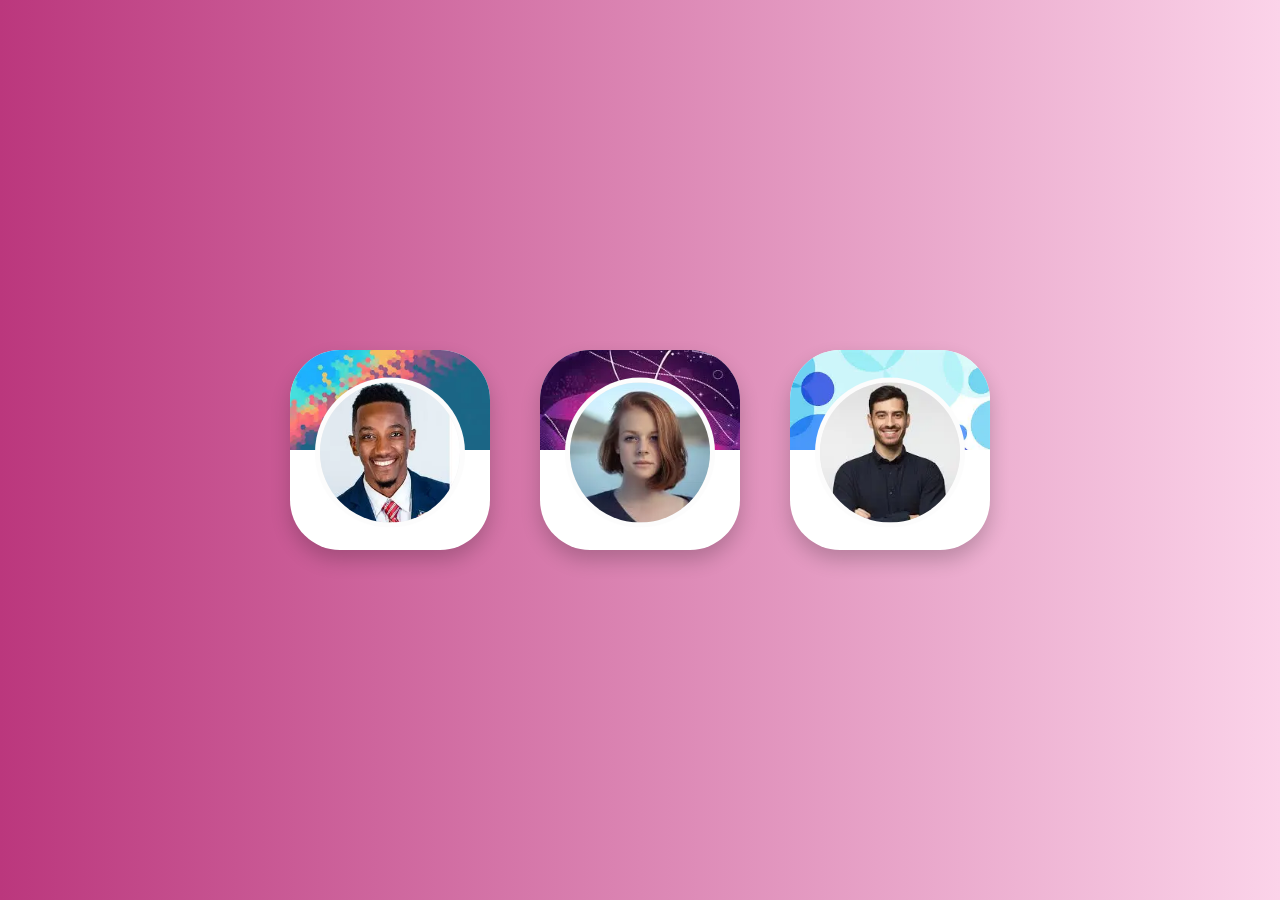
<file: opdracht1/index.html>
<!DOCTYPE html>
<html lang="en">

<head>
    <meta charset="UTF-8">
    <meta name="viewport" content="width=device-width, initial-scale=1.0">
    <link rel="stylesheet" href="css/style.css">
    <script src="js/script.js" defer></script>
    <title>Document</title>
</head>

<body>
    <article class="profile">
        <header class="profile__header">
            <figure class="known">
                <img class="known__image" src="images/person1.webp" alt="foto van een mens">
            </figure>
        </header>
        <section class="profile__body">
            <p class="profile__text">
                Lorem ipsum dolor sit amet, consectetur adipiscing elit, sed do eiusmod tempor incididunt ut labore et
                dolore magna aliqua. Ut enim ad minim veniam, quis nostrud exercitation ullamco laboris nisi ut aliquip
                ex ea commodo consequat.
            </p>
        </section>
        <footer class="profile__footer">
            <button class="heart"></button>
        </footer>
    </article>
    <article class="profile">
        <header class="profile__header">
            <figure class="known">
                <img class="known__image" src="images/person2.webp" alt="foto van een mens">
            </figure>
        </header>
        <section class="profile__body">
            <p class="profile__text">
                Lorem ipsum dolor sit amet, consectetur adipiscing elit, sed do eiusmod tempor incididunt ut labore et
                dolore magna aliqua. Ut enim ad minim veniam, quis nostrud exercitation ullamco laboris nisi ut aliquip
                ex ea commodo consequat.
            </p>
        </section>
        <footer class="profile__footer">
            <button class="heart"></button>
        </footer>
    </article>
    <article class="profile">
        <header class="profile__header">
            <figure class="known">
                <img class="known__image" src="images/person3.webp" alt="foto van een mens">
            </figure>
        </header>
        <section class="profile__body">
            <p class="profile__text">
                Lorem ipsum dolor sit amet, consectetur adipiscing elit, sed do eiusmod tempor incididunt ut labore et
                dolore magna aliqua. Ut enim ad minim veniam, quis nostrud exercitation ullamco laboris nisi ut aliquip
                ex ea commodo consequat.
            </p>
        </section>
        <footer class="profile__footer">
            <button class="heart"></button>
        </footer>
    </article>
</body>

</html>
</file>
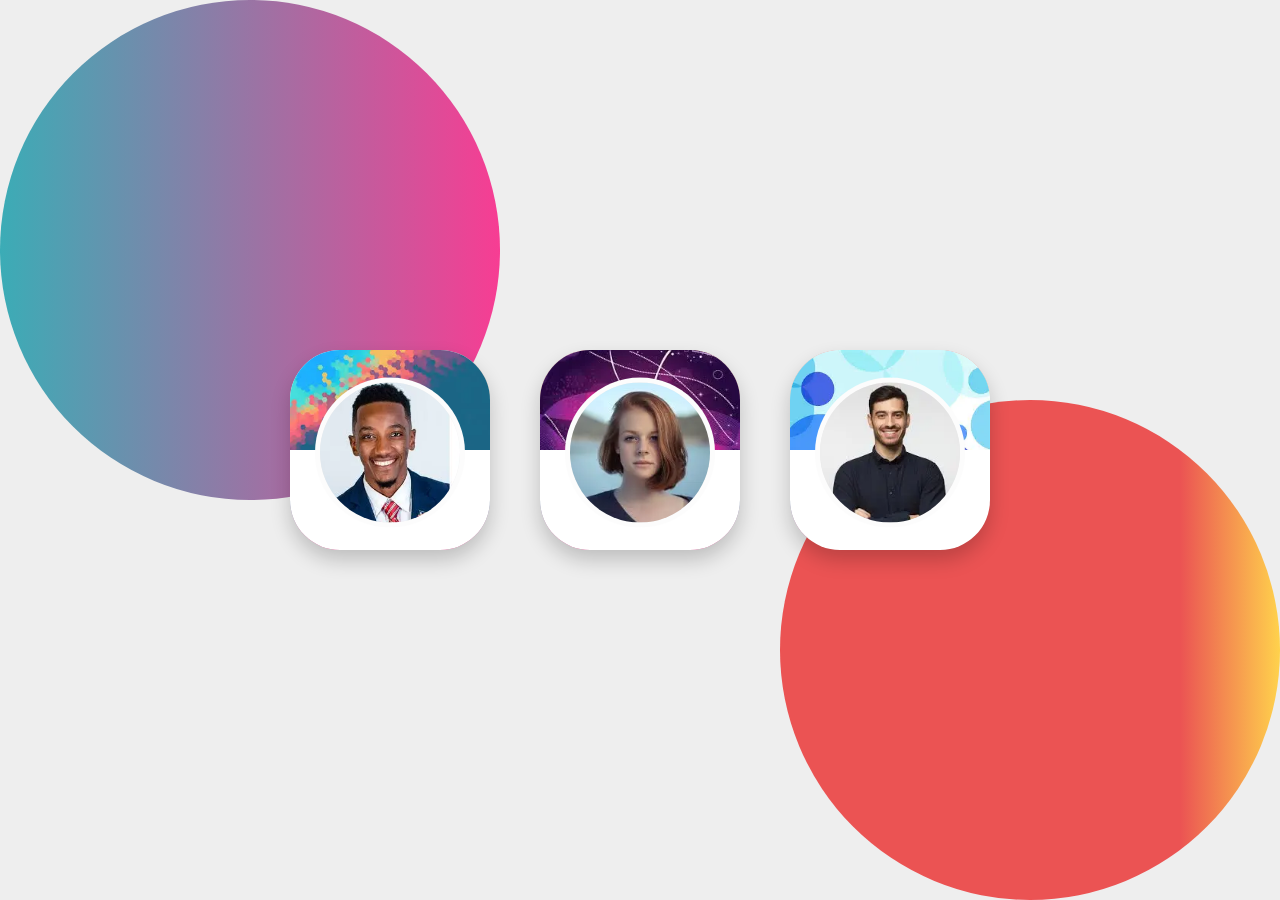
<file: opdracht3/index.html>
<!DOCTYPE html>
<html lang="en">

<head>
    <meta charset="UTF-8">
    <meta name="viewport" content="width=device-width, initial-scale=1.0">
    <link rel="stylesheet" href="css/style.css">
    <script src="js/script.js" defer></script>
    <title>opdracht 3</title>
</head>

<body>
    <figure class="circle circle--first"></figure>
    <figure class="circle circle--second"></figure>
    <article class="profile">
        <header class="profile__header">
            <figure class="known">
                <img class="known__image" src="images/person1.webp" alt="foto van een mens">
            </figure>
        </header>
        <section class="profile__body">
            <p class="profile__text">
                Lorem ipsum dolor sit amet, consectetur adipiscing elit, sed do eiusmod tempor incididunt ut labore et
                dolore magna aliqua. Ut enim ad minim veniam, quis nostrud exercitation ullamco laboris nisi ut aliquip
                ex ea commodo consequat.
            </p>
        </section>
        <footer class="profile__footer">
            <button class="heart"></button>
        </footer>
    </article>
    <article class="profile">
        <header class="profile__header">
            <figure class="known">
                <img class="known__image" src="images/person2.webp" alt="foto van een mens">
            </figure>
        </header>
        <section class="profile__body">
            <p class="profile__text">
                Lorem ipsum dolor sit amet, consectetur adipiscing elit, sed do eiusmod tempor incididunt ut labore et
                dolore magna aliqua. Ut enim ad minim veniam, quis nostrud exercitation ullamco laboris nisi ut aliquip
                ex ea commodo consequat.
            </p>
        </section>
        <footer class="profile__footer">
            <button class="heart"></button>
        </footer>
    </article>
    <article class="profile">
        <header class="profile__header">
            <figure class="known">
                <img class="known__image" src="images/person3.webp" alt="foto van een mens">
            </figure>
        </header>
        <section class="profile__body">
            <p class="profile__text">
                Lorem ipsum dolor sit amet, consectetur adipiscing elit, sed do eiusmod tempor incididunt ut labore et
                dolore magna aliqua. Ut enim ad minim veniam, quis nostrud exercitation ullamco laboris nisi ut aliquip
                ex ea commodo consequat.
            </p>
        </section>
        <footer class="profile__footer">
            <button class="heart"></button>
        </footer>
    </article>
</body>

</html>
</file>
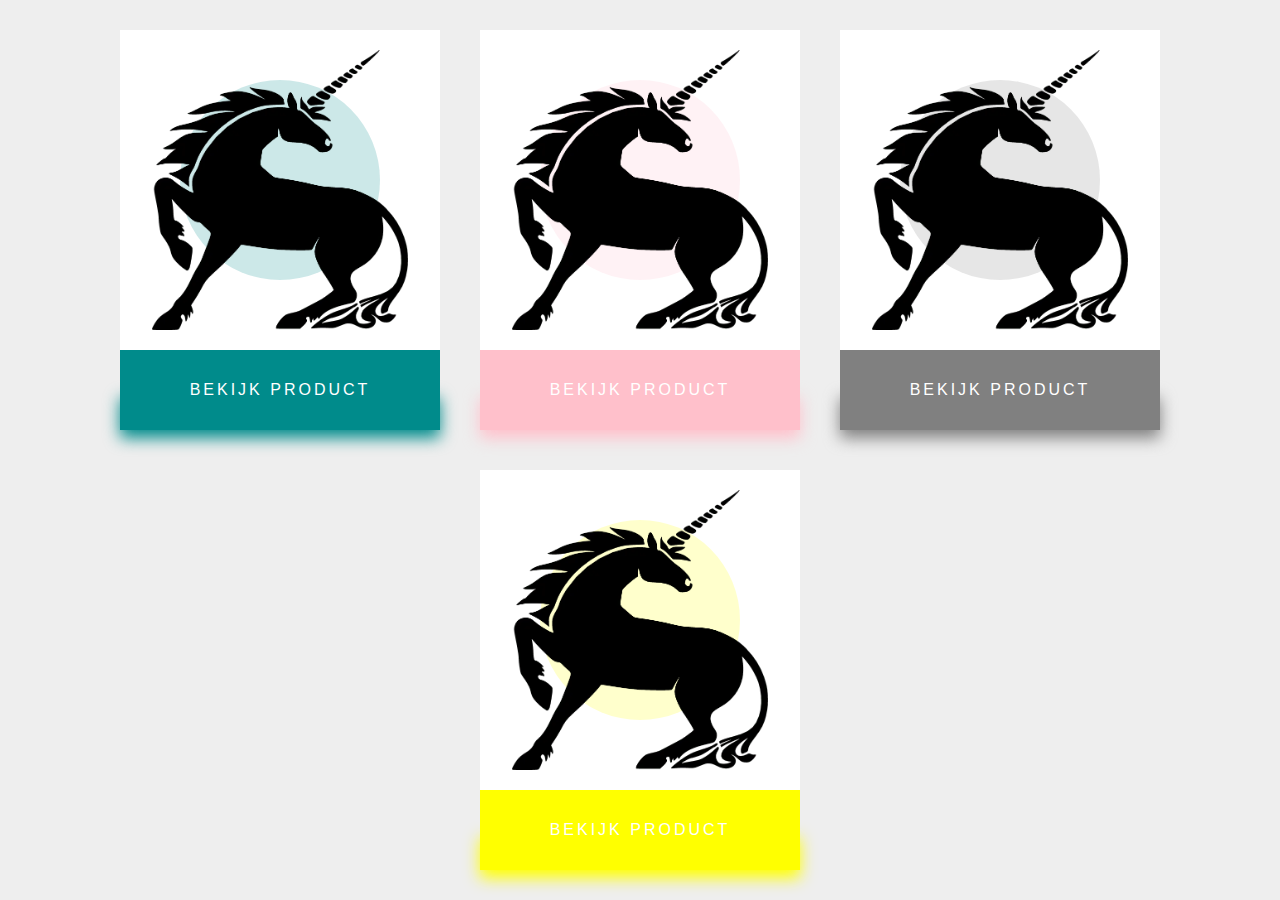
<file: opdracht5/index.html>
<!DOCTYPE html>
<html lang="nl">

<head>
    <meta charset="UTF-8">
    <meta name="viewport" content="width=device-width, initial-scale=1.0">
    <link rel="stylesheet" href="css/style.css">
    <script src="js/main.js" defer></script>
    <title>skil opdracht 5</title>
</head>

<body>
    <article id="js--firstModal" class="modal">
        <figure class="modal__figure">
            <img src="images/pngfind.com-unicornio-png-272353.webp" alt="paard" class="modal__image">
        </figure>
        <section class="modal__section">
            <h2 class="modal__heading">filler image</h2>
            <p class="modal__text">
                Lorem ipsum dolor sit amet, consectetur adipiscing elit, sed do eiusmod tempor incididunt ut labore et dolore magna aliqua. 
                Feugiat in ante metus dictum at tempor commodo ullamcorper. Felis donec et odio pellentesque diam volutpat commodo sed. 
                Ac ut consequat semper viverra nam libero justo. Non arcu risus quis varius quam quisque id diam vel. 
                Sapien nec sagittis aliquam malesuada bibendum arcu vitae elementum. Duis convallis convallis tellus id interdum. 
                Sem nulla pharetra diam sit amet nisl. Eget nunc scelerisque viverra mauris in aliquam sem fringilla ut. 
                Gravida arcu ac tortor dignissim convallis aenean et tortor at. Rhoncus mattis rhoncus urna neque viverra justo nec ultrices dui. 
                Nec ullamcorper sit amet risus nullam eget felis eget nunc. At lectus urna duis convallis convallis tellus id interdum. 
                Velit sed ullamcorper morbi tincidunt ornare massa eget egestas. Tempus egestas sed sed risus pretium.
            </p>
            <p class="modal__text">
                Arcu felis bibendum ut tristique et. Enim diam vulputate ut pharetra sit amet. Orci ac auctor augue mauris augue neque gravida in. 
                In fermentum et sollicitudin ac. A diam maecenas sed enim. Vel facilisis volutpat est velit egestas dui id. Massa placerat duis ultricies lacus sed turpis. 
                Auctor eu augue ut lectus arcu bibendum at. Lacus laoreet non curabitur gravida arcu ac tortor dignissim. 
                Aliquet lectus proin nibh nisl condimentum id venenatis a condimentum. Id interdum velit laoreet id donec ultrices tincidunt arcu. 
                Arcu bibendum at varius vel pharetra vel turpis nunc eget. Vitae auctor eu augue ut lectus arcu bibendum at. U
                t venenatis tellus in metus vulputate eu scelerisque felis imperdiet. Sem fringilla ut morbi tincidunt.
            </p>
            <p class="modal__text">
                Sed vulputate odio ut enim blandit volutpat maecenas volutpat. 
                Et pharetra pharetra massa massa ultricies mi quis hendrerit dolor. Dui sapien eget mi proin sed libero. 
                Pellentesque elit eget gravida cum. Aliquam purus sit amet luctus. Ligula ullamcorper malesuada proin libero nunc consequat interdum. 
                Vestibulum morbi blandit cursus risus at ultrices mi. Venenatis cras sed felis eget velit aliquet. Sit amet est placerat in egestas. 
                Donec massa sapien faucibus et molestie ac feugiat. Venenatis urna cursus eget nunc scelerisque viverra. 
                Pretium aenean pharetra magna ac placerat vestibulum lectus. Tempus quam pellentesque nec nam aliquam sem.
            </p>
            <a href="index.html" class="modal__link">terug naar producten</a>
        </section>
        <button id="js--firstClose" class="modal__button">X</button>
    </article>
    <article id="js--first" class="product product__color--first">
        <figure class="product__figure product__figure--first">
            <img src="images/pngfind.com-unicornio-png-272353.webp" alt="filler image" class="product__image">
        </figure>
        <section class="product__section product__section--first">
            <button class="product__button">
                bekijk product
        </button>
    </section>
    </article>
    <article class="product product__color--second">
        <figure class="product__figure product__figure--second">
            <img src="images/pngfind.com-unicornio-png-272353.webp" alt="filler image" class="product__image">
        </figure>
        <section class="product__section product__section--second">
            <button class="product__button">
                bekijk product
            </button>
        </section>
    </article>
    <article class="product product__color--third">
        <figure class="product__figure product__figure--third">
            <img src="images/pngfind.com-unicornio-png-272353.webp" alt="filler image" class="product__image">
        </figure>
        <section class="product__section product__section--third">
            <button class="product__button">
                bekijk product
            </button>
        </section>
    </article>
    <article class="product product__color--fourth">
        <figure class="product__figure product__figure--fourth">
            <img src="images/pngfind.com-unicornio-png-272353.webp" alt="filler image" class="product__image">
        </figure>
        <section class="product__section product__section--fourth">
            <button class="product__button">
                bekijk product
            </button>
        </section>
    </article>
</body>

</html>
</file>
<file: opdracht1/css/style.css>
*,*::after,::before {
    margin: 0;
    padding: 0;
    box-sizing: border-box;
}

:root {

}

html {
    font-size: 62.5%;
}

body{
    display: flex;
    justify-content: center;
    align-items: center;
    height: 100vh;
    font-size: 2rem;
    font-family: sans-serif;
    background: #FBD3E9;  /* fallback for old browsers */
    background: -webkit-linear-gradient(to right, #BB377D, #FBD3E9);  /* Chrome 10-25, Safari 5.1-6 */
    background: linear-gradient(to right, #BB377D, #FBD3E9); /* W3C, IE 10+/ Edge, Firefox 16+, Chrome 26+, Opera 12+, Safari 7+ */
    gap: 5rem;
    flex-wrap: wrap;
    padding: 1rem;
}

.profile{
    width: 20rem;
    height: 20rem;
    border-radius: 5rem;
    background: white;
    box-shadow: 0 1rem 2rem 0 rgba(0, 0, 0, 0.2);
    animation-duration: 2s;
    animation-fill-mode: forwards;
    animation-timing-function: cubic-bezier(0.175, 0.885, 0.32, 1.275);

    &:hover{
        cursor: pointer;
    }
}

.profile__header{
    height: 10rem;
    width: 100%;
    border-radius: 5rem 5rem 0 0;
    position: relative;
}

.profile:nth-of-type(1) .profile__header{
    background: url("../images/background1.webp");
    background-size: 100% 100%;
    background-size: cover;
}

.profile:nth-of-type(2) .profile__header{
    background: url("../images/background2.webp");
    background-size: 100% 100%;
    background-size: cover;
}

.profile:nth-of-type(3) .profile__header{
    background: url("../images/background3.webp");
    background-size: 100% 100%;
    background-size: cover;
}

.unknown, .known{
    height: 15rem;
    width: 15rem;
    background: #eee;
    position: absolute;
    top: 50%;
    left: 50%;
    transform: translate(-50%, -15%);
    border-radius: 50%;
    overflow: hidden;
    border: 0.5rem solid rgba(255, 255, 255, 0.8);
}

.unknown__face{
    width: 40%;
    height: 40%;
    border-radius: 50%;
    background: white;
    position: absolute;
    top: 50%;
    left: 50%;
    transform: translate(-50%, -50%);
}

.unknown__body{
    width: 80%;
    height: 80%;
    border-radius: 50%;
    background: white;
    position: absolute;
    top: 75%;
    left: 50%;
    transform: translateX(-50%);
}

.known__image{
    width: 100%;
    height: 100%;
    object-fit: cover;
}

.profile__body{
    height: 25rem;
    display: flex;
    align-items: center;
    padding: 2rem;
}

.profile__text{
    margin-top: 1rem;
    font-size: 80%;
    opacity: 0;
    animation-duration: 1s;
    animation-fill-mode: forwards;
    animation-delay: 2s;
}

.profile__footer{
    height: 5rem;
    border-radius: 0 0 5rem 5rem;
    display: flex;
    justify-content: center;
    align-items: center;
}

.heart{
    width: 2.2rem;
    height: 2.2rem;
    background: red;
    border: none;
    position: relative;
    transform: rotate(45deg);
    opacity: 0;
    animation-duration: 1s;
    animation-fill-mode: forwards;
    animation-delay: 2s;

    &:hover{
        cursor: pointer;
    }

    &::before, &::after{
        content: "";
        width: 100%;
        height: 100%;
        background: red;
        position: absolute;
        top: 0;
        left: 0;
        border-radius: 50%;
    }

    &::before{
        transform: translateX(-50%);
        
    }

    &::after{
        transform: translateY(-50%);
    }
}

@media screen and (max-width: 50rem) {
    .profile{
        width: 40rem;
        height: 40rem;
    }

    .profile, .profile__text, .heart{
        opacity: 1;
        animation-name: "";
        animation-duration: 0;
    }
}

@keyframes expand {
    0% {
        width: 20rem;
        height: 20rem;
    }
    
    50% {
        width: 20rem;
        height: 40rem;
    }
    
    100% {
        width: 40rem;
        height: 40rem;
    }
}

@keyframes popup {
    from {
        opacity: 0;
        transform: translateY(2rem);
    }

    to {
        opacity: 1;
        transform: translateY(0);
    }
}

@keyframes popupHeart {
    from {
        opacity: 0;
        transform: translateY(2rem) rotate(45deg);
    }

    to {
        opacity: 1;
        transform: translateY(0) rotate(45deg);
    }
}
</file>
<file: opdracht3/css/style.css>
*,*::after,::before {
    margin: 0;
    padding: 0;
    box-sizing: border-box;
}

:root {

}

html {
    font-size: 62.5%;
}

body{
    display: flex;
    justify-content: center;
    align-items: center;
    height: 100vh;
    font-size: 2rem;
    font-family: sans-serif;
    background: #eee;
    gap: 5rem;
    flex-wrap: wrap;
    padding: 1rem;
}

.circle{
    width: 50rem;
    height: 50rem;
    position: absolute;
    border-radius: 50%;
}

.circle--first{
    top: 0;
    left: 0;
    background: linear-gradient(to right,#3bacb6, #f73d93);
}

.circle--second{
    right: 0;
    bottom: 0;
    background: linear-gradient(to right, #eb5353 80%, #ffd24c);
}

.profile{
    width: 20rem;
    height: 20rem;
    border-radius: 5rem;
    background: white;
    box-shadow: 0 1rem 2rem 0 rgba(0, 0, 0, 0.2);
    position: relative;
    animation-duration: 2s;
    animation-fill-mode: forwards;
    animation-timing-function: cubic-bezier(0.175, 0.885, 0.32, 1.275);

    &:hover{
        cursor: pointer;
    }

    &::before{
        content: "";
        width: 100%;
        height: 100%;
        border-radius: 5rem;
        position: absolute;
        top: 0;
        left: 0;
        background: linear-gradient(#eb5353, #ffd24c, #3bacb6, #f73d93);
        z-index: -1;
        animation-name: rainbow;
        animation-duration: 3s;
        animation-fill-mode: forwards;
    }
}

.profile__header{
    height: 10rem;
    width: 100%;
    border-radius: 5rem 5rem 0 0;
    position: relative;
}

.profile:nth-of-type(1) .profile__header{
    background: url("../images/background1.webp");
    background-size: 100% 100%;
    background-size: cover;
}

.profile:nth-of-type(2) .profile__header{
    background: url("../images/background2.webp");
    background-size: 100% 100%;
    background-size: cover;
}

.profile:nth-of-type(3) .profile__header{
    background: url("../images/background3.webp");
    background-size: 100% 100%;
    background-size: cover;
}

.unknown, .known{
    height: 15rem;
    width: 15rem;
    background: #eee;
    position: absolute;
    top: 50%;
    left: 50%;
    transform: translate(-50%, -15%);
    border-radius: 50%;
    overflow: hidden;
    border: 0.5rem solid rgba(255, 255, 255, 0.8);
}

.unknown__face{
    width: 40%;
    height: 40%;
    border-radius: 50%;
    background: white;
    position: absolute;
    top: 50%;
    left: 50%;
    transform: translate(-50%, -50%);
}

.unknown__body{
    width: 80%;
    height: 80%;
    border-radius: 50%;
    background: white;
    position: absolute;
    top: 75%;
    left: 50%;
    transform: translateX(-50%);
}

.known__image{
    width: 100%;
    height: 100%;
    object-fit: cover;
}

.profile__body{
    height: 25rem;
    display: flex;
    align-items: center;
    padding: 2rem;
}

.profile__text{
    margin-top: 1rem;
    font-size: 80%;
    opacity: 0;
    animation-duration: 1s;
    animation-fill-mode: forwards;
    animation-delay: 2s;
}

.profile__footer{
    height: 5rem;
    border-radius: 0 0 5rem 5rem;
    display: flex;
    justify-content: center;
    align-items: center;
}

.heart{
    width: 2.2rem;
    height: 2.2rem;
    background: red;
    border: none;
    position: relative;
    transform: rotate(45deg);
    opacity: 0;
    animation-duration: 1s;
    animation-fill-mode: forwards;
    animation-delay: 2s;

    &:hover{
        cursor: pointer;
    }

    &::before, &::after{
        content: "";
        width: 100%;
        height: 100%;
        background: red;
        position: absolute;
        top: 0;
        left: 0;
        border-radius: 50%;
    }

    &::before{
        transform: translateX(-50%);
        
    }

    &::after{
        transform: translateY(-50%);
    }
}

@media screen and (max-width: 50rem) {
    .profile{
        width: 40rem;
        height: 40rem;
    }

    .profile, .profile__text, .heart{
        opacity: 1;
        animation-name: "";
        animation-duration: 0;
    }
}

@keyframes expand {
    0% {
        width: 20rem;
        height: 20rem;
    }
    
    50% {
        width: 20rem;
        height: 40rem;
    }
    
    100% {
        width: 40rem;
        height: 40rem;
    }
}

@keyframes popup {
    from {
        opacity: 0;
        transform: translateY(2rem);
    }

    to {
        opacity: 1;
        transform: translateY(0);
    }
}

@keyframes popupHeart {
    from {
        opacity: 0;
        transform: translateY(2rem) rotate(45deg);
    }

    to {
        opacity: 1;
        transform: translateY(0) rotate(45deg);
    }
}

@keyframes rainbow {
    from {
        filter: blur(10rem);
    }
    to{
        filter: blur(0.5rem);
    }
}
</file>
<file: opdracht5/css/style.css>
*,*::after,*::before{
    margin: 0;
    padding: 0;
    box-sizing: border-box;
}

:root{
    --background-color: #eee;
    --background-color-product: white;
    --font-color: white;
    --filler-color-first: darkcyan;
    --filler-color-second: pink;
    --filler-color-third: gray;
    --filler-color-fourth: yellow;
}


html{
    font-size: 62.5%;
}

body{
    font-size: 2rem;
    background: var(--background-color);
    display: flex;
    justify-content: center;
    align-items: center;
    min-height: 100vh;
    gap: 4rem;
    flex-wrap: wrap;
    padding: 3rem;
}

.modal{
    width: 80vw;
    height: auto;
    background: var(--background-color-product);
    display: grid;
    grid-template-columns: 50% 50%;
    font-family: sans-serif;
    position: relative;
    display: none;
}

.modal__figure{
    width: 100%;
    height: 100%;
    padding: 4rem;
    background: var(--filler-color-first);
}

.modal__image{
    width: 100%;
    height: 93%;
    object-fit: contain;
}

.modal__section{
    width: 100%;
    height: 100%;
    display: flex;
    flex-direction: column;
    gap: 2rem;
    padding: 2rem;
}

.modal__heading{
    text-transform: uppercase;
    font-weight: bold;
    font-size: 200%;
    border-bottom: 0.5rem solid var(--filler-color-first);
}

.modal__text{
    font-size: 90%;
}

.modal__link{
    font-size: 80%;
}

.modal__button{
    position: absolute;
    top: 0;
    right: 0;
    transform: translate(50%, -50%);
    width: 7rem;
    height: 7rem;
    border: none;
    border-radius: 50%;
    font-size: 130%;
    font-weight: 500;
    background: var(--filler-color-first);
}

.modal__button:hover{
    cursor: pointer;
}

.product{
    width: 32rem;
    height: 40rem;
    background: var(--background-color-product);
    position: relative;
}

.product:hover{
    cursor: pointer;

}

.product:hover .product__figure::after{
    transform: translate(-50%, -50%);
    width: 25rem;
    height: 25rem;
}

.product:hover .product__figure{
    transform: translateY(-2rem) scale(0.9);
}

.product:after{
    content: "";
    position: absolute;
    top: 92%;
    left: 0;
    height: 10%;
    width: 100%;
    background: red;
    z-index: -1;
    filter: blur(0.8rem);
}

.product__color--first::after{
    background: var(--filler-color-first);
}

.product__color--second::after{
    background: var(--filler-color-second);
}

.product__color--third::after{
    background: var(--filler-color-third);
}

.product__color--fourth::after{
    background: var(--filler-color-fourth);
}

.product__figure{
    height: 80%;
    width: 100%;
    padding: 2rem;
    position: relative;
    z-index: 0;
    transition: 0.2s all;
}

.product__figure::after{
    content: "";
    width: 20rem;
    height: 20rem;
    border-radius: 50%;
    position: absolute;
    top: 50%;
    left: 50%;
    transform: translate(-50%, -55%);
    z-index: -1;
    transition: 0.2s all;
}

.product__figure--first::after{
    background: rgba(0, 139, 139, 0.2);
}

.product__figure--second::after{
    background: rgba(255, 192, 203, 0.2);
}

.product__figure--third::after{
    background: rgba(128, 128, 128, 0.2);
}

.product__figure--fourth::after{
    background: rgba(255, 255, 0, 0.2);
}

.product__image{
    width: 100%;
    height: 100%;
    object-fit: contain;
    z-index: 1;
}

.product__section{
    width: 100%;
    height: 20%;
    background: green;
    display: flex;
    align-items: center;
    justify-content: center;
}

.product__section--first{
    background: var(--filler-color-first);
}

.product__section--second{
    background: var(--filler-color-second);
}

.product__section--third{
    background: var(--filler-color-third);
}

.product__section--fourth{
    background: var(--filler-color-fourth);
}

.product__button{
    border: none;
    outline: none;
    background: none;
    color: var(--font-color);
    font-size: 80%;
    text-transform: uppercase;
    letter-spacing: 0.3rem;
}

@media screen and (max-width: 62.5rem) {
    .modal{
        grid-template-columns: 100%;
    }

    .modal__button{
        display: none;
    }
}
</file>
